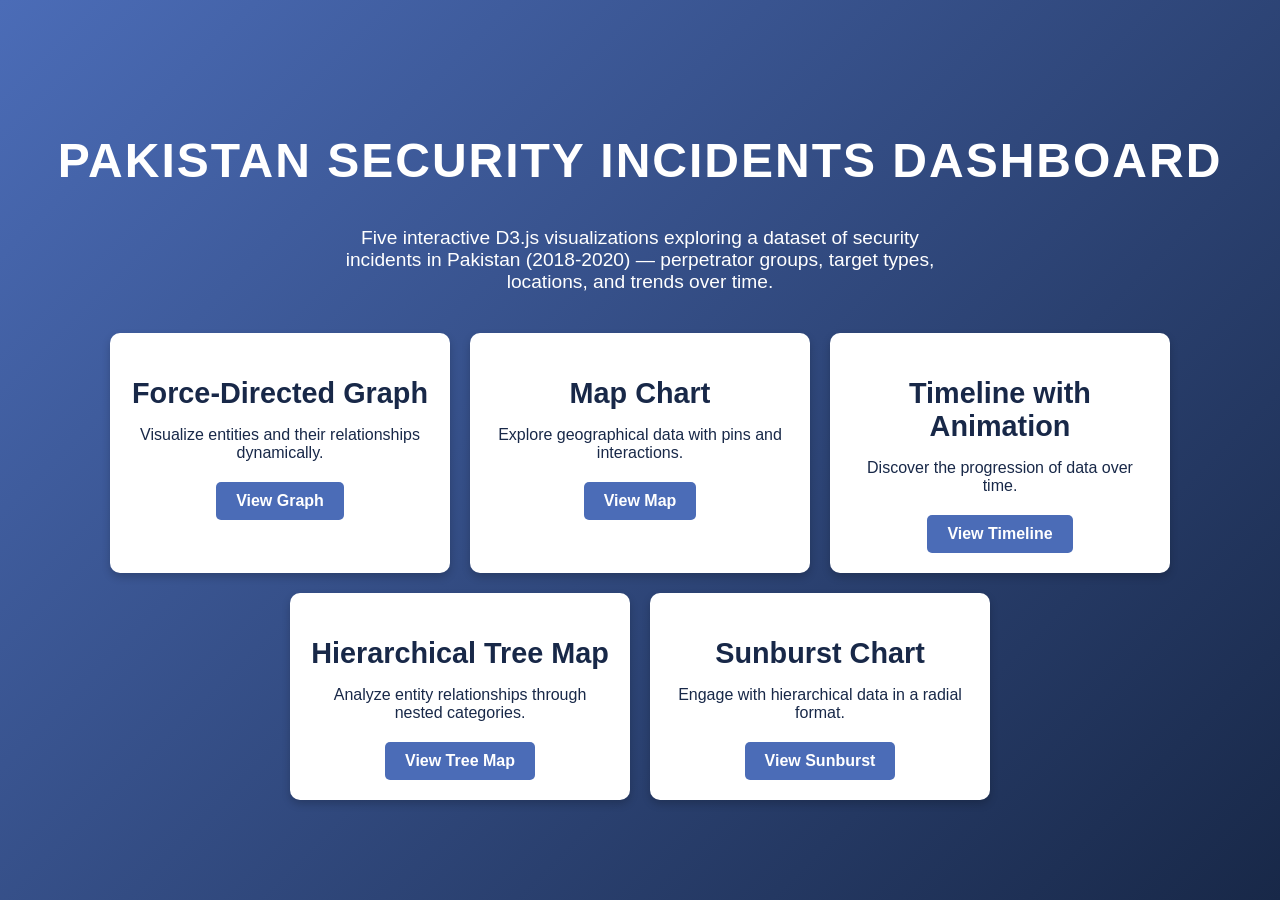
<file: index.html>
<!DOCTYPE html>
<html lang="en">
<head>
    <meta charset="UTF-8">
    <meta name="viewport" content="width=device-width, initial-scale=1.0">
    <title>Pakistan Security Incidents: Interactive Dashboard</title>
    <link rel="stylesheet" href="style.css">
    <style>
        body {
            margin: 0;
            font-family: 'Roboto', sans-serif;
            background: linear-gradient(135deg, #4b6cb7, #182848);
            color: white;
            display: flex;
            flex-direction: column;
            align-items: center;
            justify-content: center;
            min-height: 100vh;
            text-align: center;
        }

        h1 {
            font-size: 3rem;
            margin-bottom: 20px;
            text-transform: uppercase;
            letter-spacing: 2px;
            animation: fadeIn 2s ease-out;
        }

        .description {
            font-size: 1.2rem;
            margin-bottom: 40px;
            animation: fadeIn 2.5s ease-out;
            max-width: 600px;
        }

        .card-container {
            display: flex;
            flex-wrap: wrap;
            justify-content: center;
            gap: 20px;
        }

        .card {
            background: white;
            color: #182848;
            border-radius: 10px;
            box-shadow: 0 4px 8px rgba(0, 0, 0, 0.2);
            transition: transform 0.3s, box-shadow 0.3s;
            width: 300px;
            padding: 20px;
            text-align: center;
            animation: popIn 1.5s ease-out;
        }

        .card:hover {
            transform: translateY(-10px);
            box-shadow: 0 8px 16px rgba(0, 0, 0, 0.4);
        }

        .card h2 {
            font-size: 1.8rem;
            margin-bottom: 10px;
        }

        .card p {
            font-size: 1rem;
            margin-bottom: 20px;
        }

        .card a {
            display: inline-block;
            text-decoration: none;
            color: white;
            background: #4b6cb7;
            padding: 10px 20px;
            border-radius: 5px;
            font-size: 1rem;
            font-weight: bold;
            transition: background 0.3s;
        }

        .card a:hover {
            background: #182848;
        }

        @keyframes fadeIn {
            from {
                opacity: 0;
                transform: translateY(-20px);
            }
            to {
                opacity: 1;
                transform: translateY(0);
            }
        }

        @keyframes popIn {
            0% {
                opacity: 0;
                transform: scale(0.8);
            }
            100% {
                opacity: 1;
                transform: scale(1);
            }
        }
    </style>
</head>
<body>
    <h1>Pakistan Security Incidents Dashboard</h1>
    <p class="description">Five interactive D3.js visualizations exploring a dataset of security incidents in Pakistan (2018-2020) — perpetrator groups, target types, locations, and trends over time.</p>

    <div class="card-container">
        <div class="card">
            <h2>Force-Directed Graph</h2>
            <p>Visualize entities and their relationships dynamically.</p>
            <a href="forceDirected.html" target="_blank">View Graph</a>
        </div>
        <div class="card">
            <h2>Map Chart</h2>
            <p>Explore geographical data with pins and interactions.</p>
            <a href="mapChart.html" target="_blank">View Map</a>
        </div>
        <div class="card">
            <h2>Timeline with Animation</h2>
            <p>Discover the progression of data over time.</p>
            <a href="timeline.html" target="_blank">View Timeline</a>
        </div>
        <div class="card">
            <h2>Hierarchical Tree Map</h2>
            <p>Analyze entity relationships through nested categories.</p>
            <a href="treeMap.html" target="_blank">View Tree Map</a>
        </div>
        <div class="card">
            <h2>Sunburst Chart</h2>
            <p>Engage with hierarchical data in a radial format.</p>
            <a href="sunburst.html" target="_blank">View Sunburst</a>
        </div>
    </div>
</body>
</html>
</file>
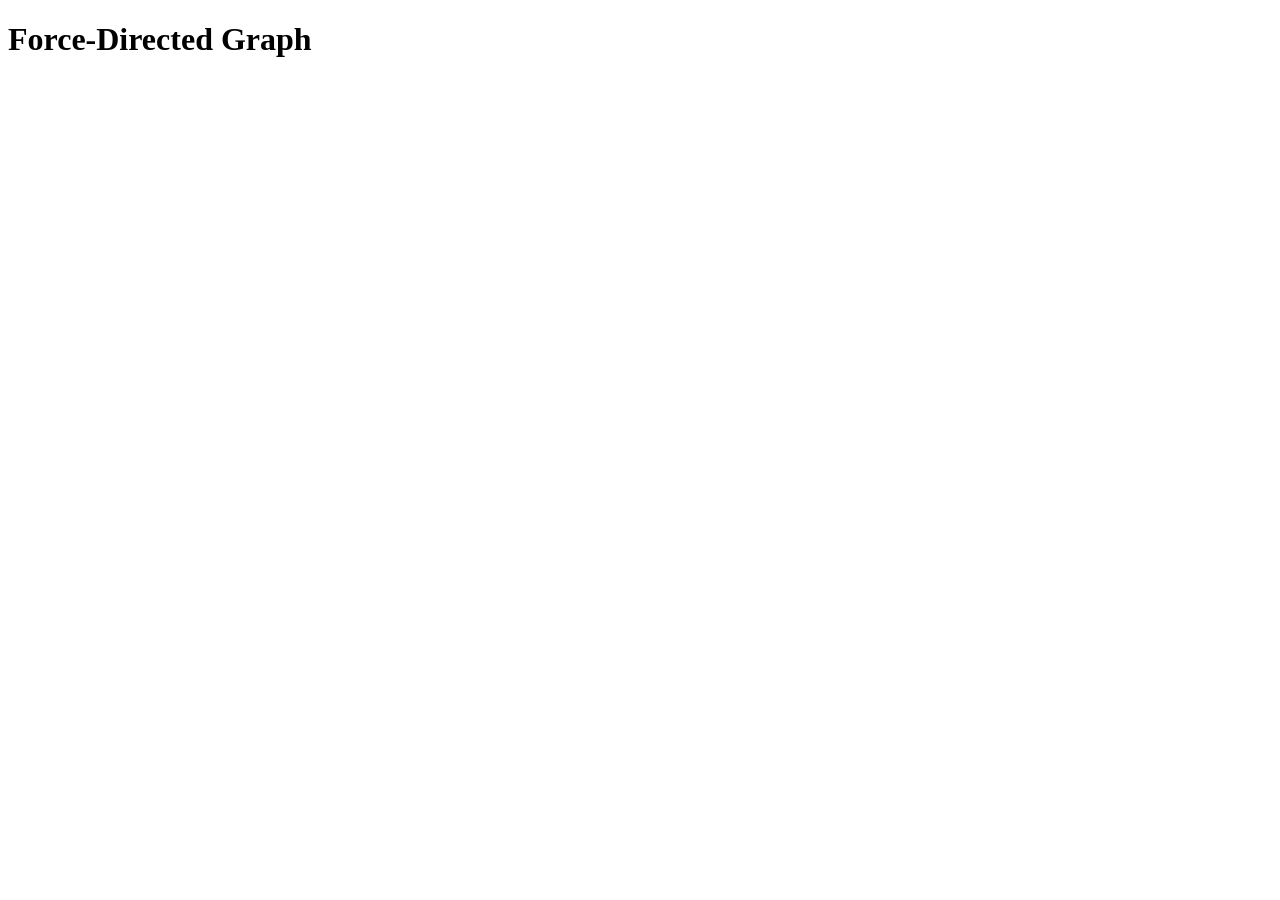
<file: forceDirected.html>
<!DOCTYPE html>
<html lang="en">
<head>
    <meta charset="UTF-8">
    <meta name="viewport" content="width=device-width, initial-scale=1.0">
    <title>Force-Directed Graph</title>
    <script src="https://d3js.org/d3.v6.min.js"></script>
    <link rel="stylesheet" href="style.css">
</head>
<body>
    <h1>Force-Directed Graph</h1>
    <svg id="forceGraph"></svg>
    <script src="js/forceDirected.js"></script>
</body>
</html>
</file>
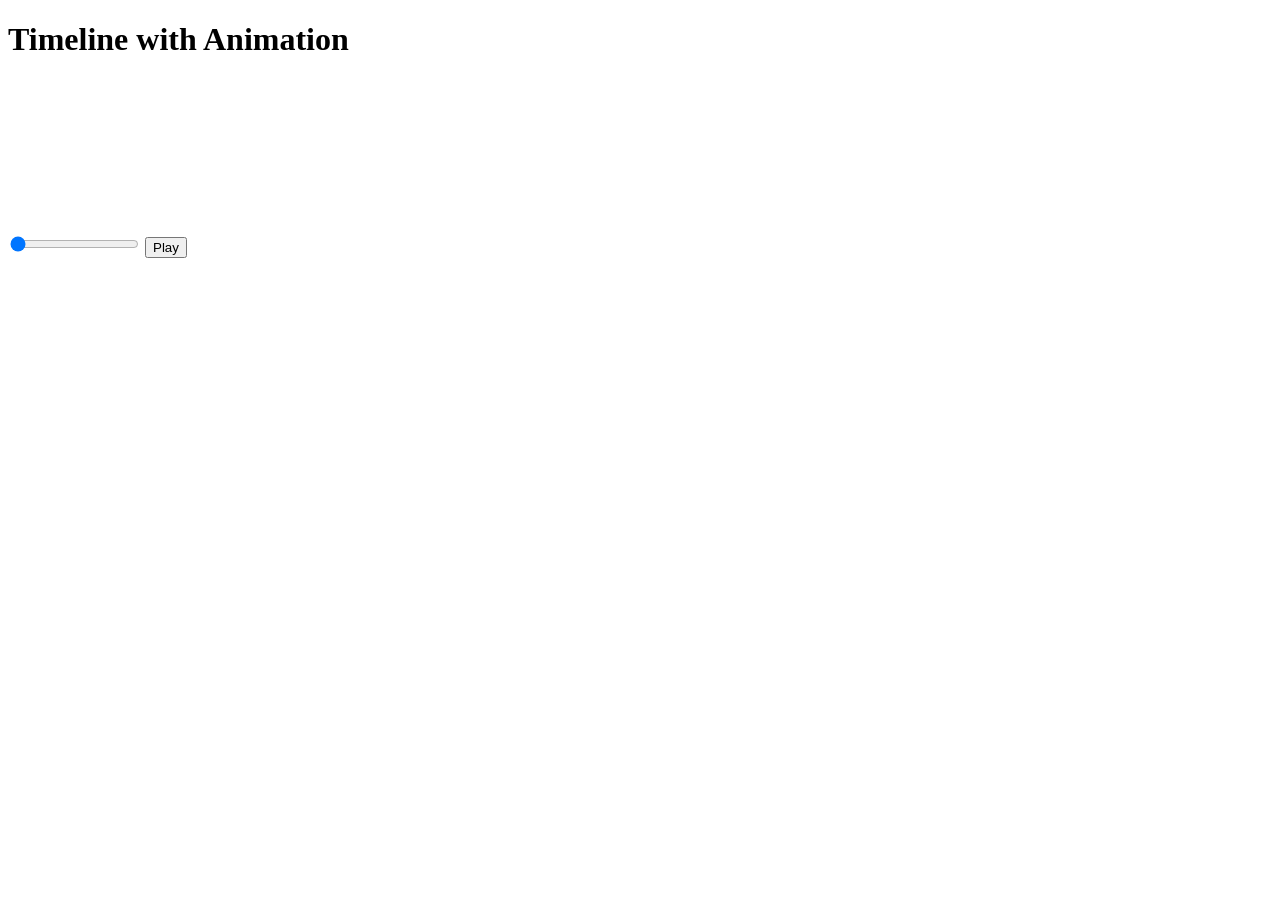
<file: timeline.html>
<!DOCTYPE html>
<html lang="en">
<head>
    <meta charset="UTF-8">
    <meta name="viewport" content="width=device-width, initial-scale=1.0">
    <title>Timeline with Animation</title>
    <script src="https://d3js.org/d3.v6.min.js"></script>
</head>
<body>
    <h1>Timeline with Animation</h1>
    <svg id="timeline"></svg>
    <div>
        <input type="range" id="slider" min="2018" max="2020" value="2018">
        <button id="play">Play</button>
    </div>
    <script src="js/timeline.js"></script>
</body>
</html>
</file>
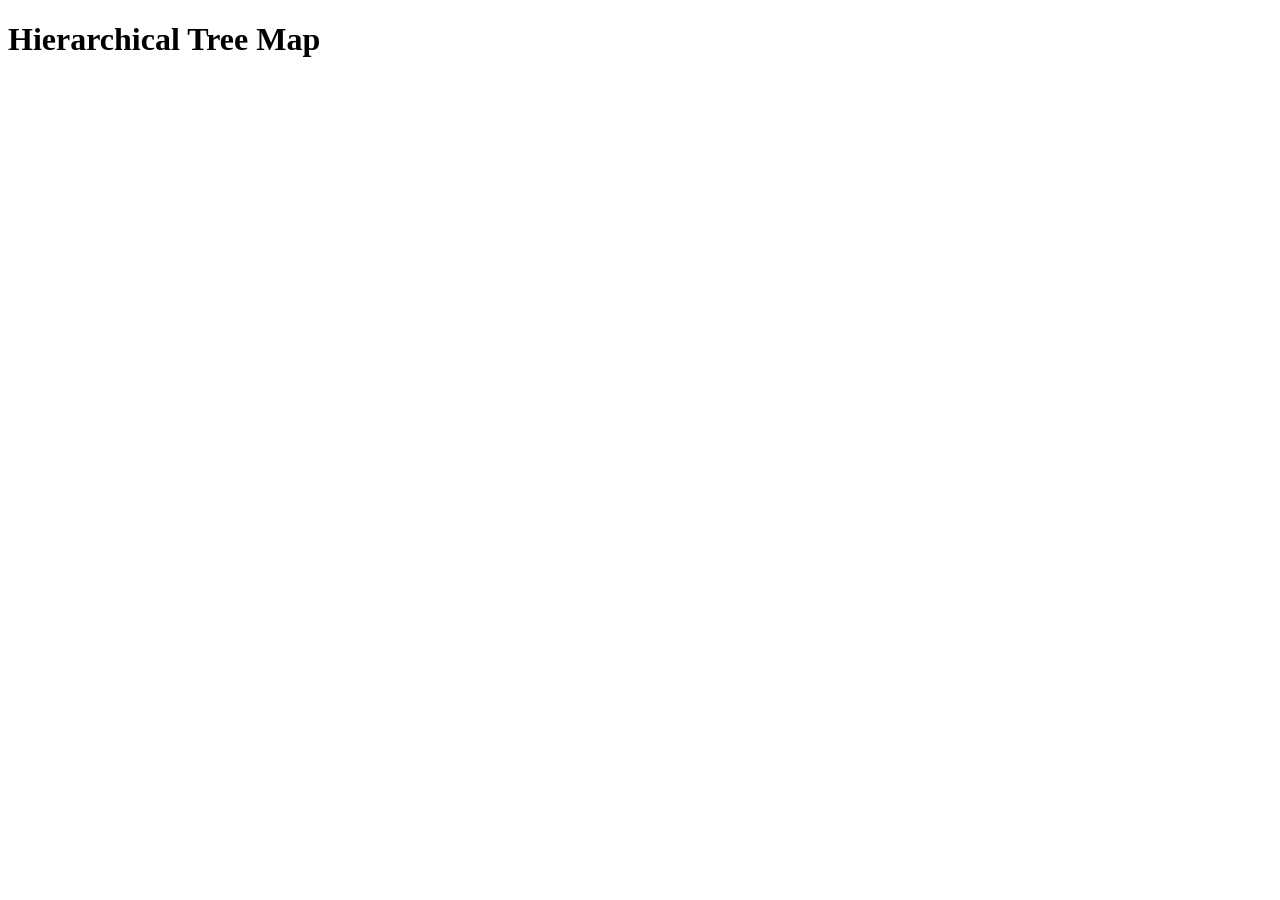
<file: treeMap.html>
<!DOCTYPE html>
<html lang="en">
<head>
    <meta charset="UTF-8">
    <meta name="viewport" content="width=device-width, initial-scale=1.0">
    <title>Tree Map</title>
    <script src="https://d3js.org/d3.v6.min.js"></script>
</head>
<body>
    <h1>Hierarchical Tree Map</h1>
    <div id="treeMap"></div>
    <script src="js/treeMap.js"></script>
</body>
</html>
</file>
<file: style.css>
.tooltip {
    position: absolute;
    text-align: center;
    width: 100px;
    height: auto;
    padding: 5px;
    font: 12px sans-serif;
    background: lightsteelblue;
    border: 1px solid #999;
    border-radius: 5px;
    pointer-events: none;
}
</file>
